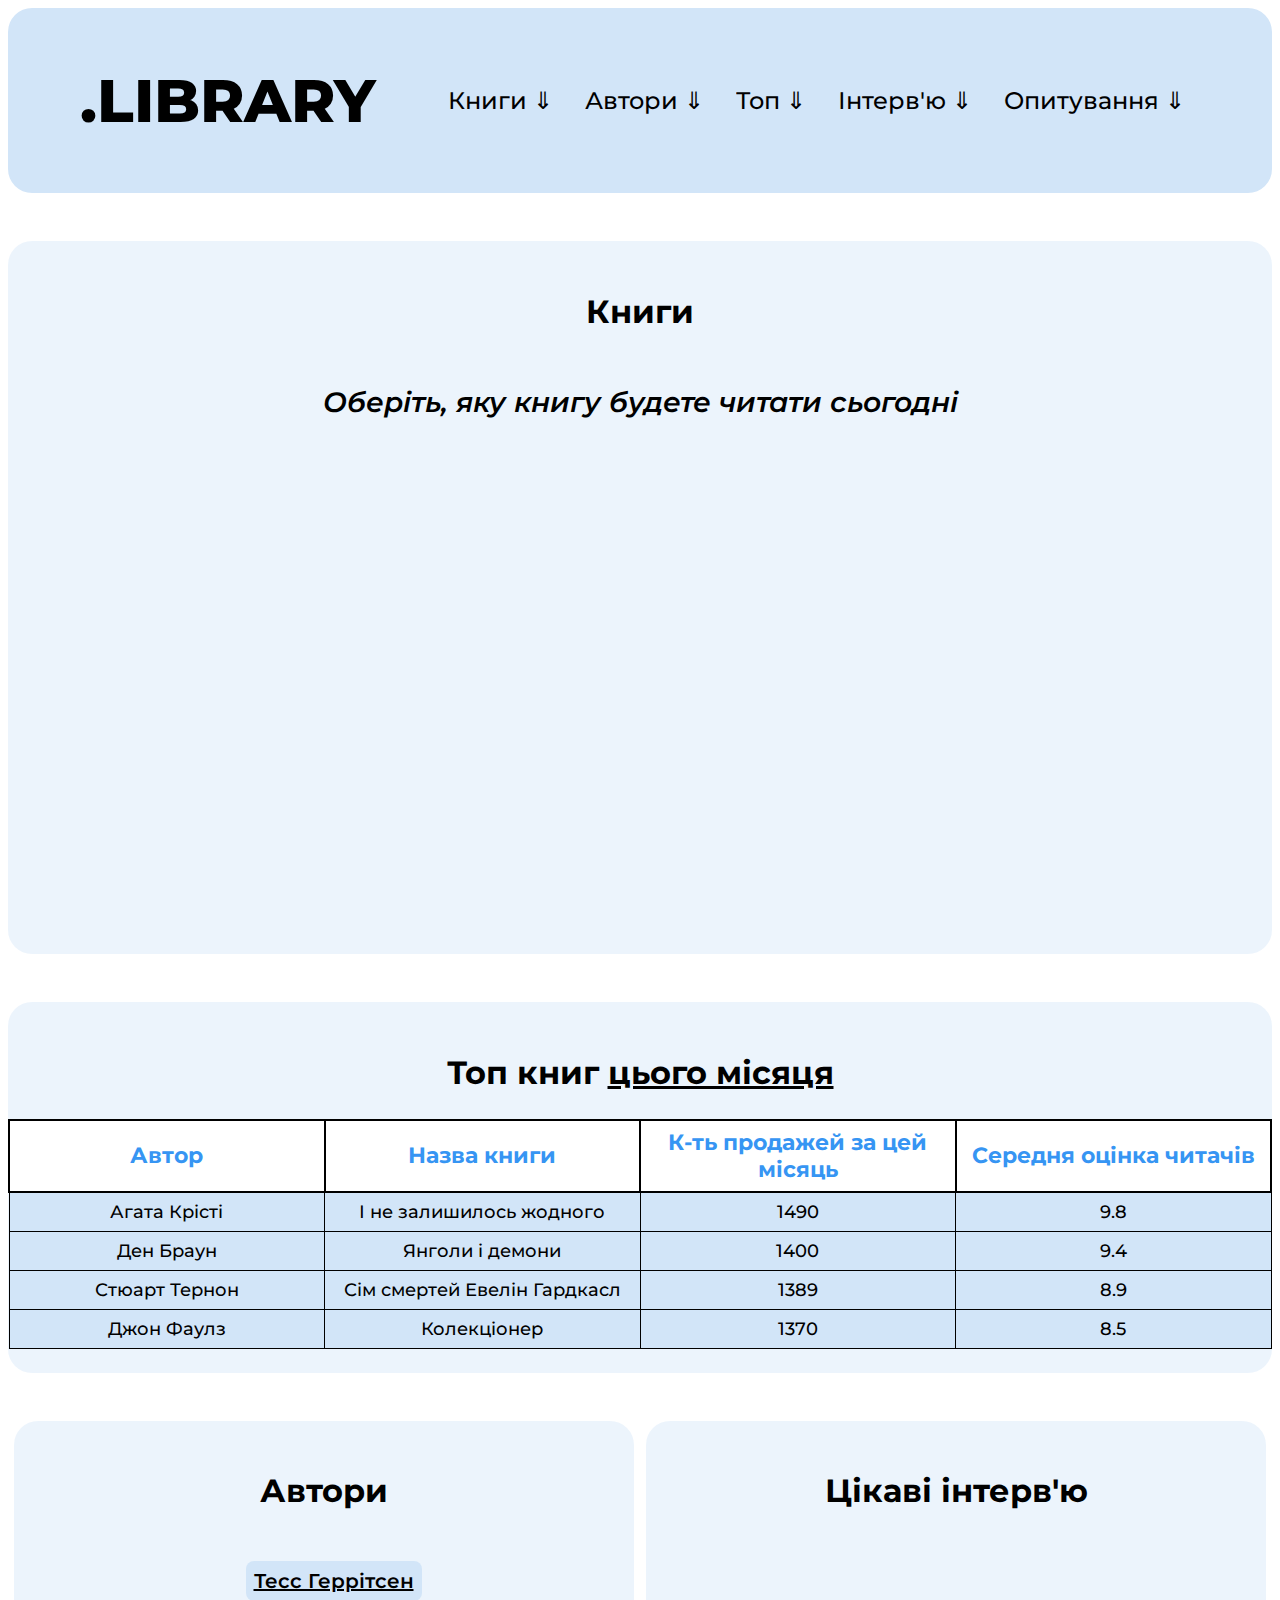
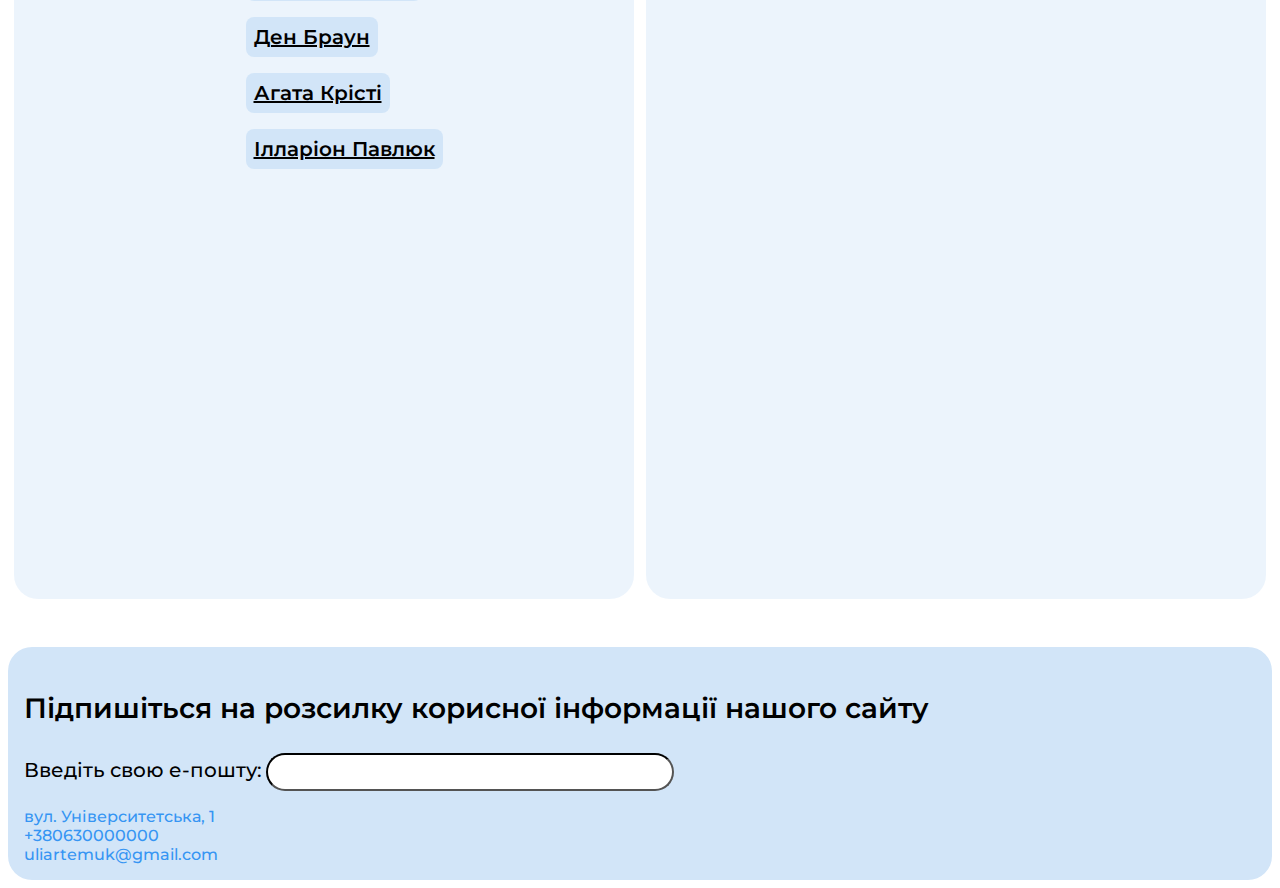
<file: block1/WEB_project_library/index.html>
<!DOCTYPE html>
<html lang="en">
<head>
    <meta charset="UTF-8">
    <meta http-equiv="X-UA-Compatible" content="IE=edge">
    <meta name="viewport" content="width=device-width, initial-scale=1.0">
    <link rel="stylesheet" href="style.css">
    <link rel="preconnect" href="https://fonts.googleapis.com">
    <link rel="preconnect" href="https://fonts.gstatic.com" crossorigin>
    <link href="https://fonts.googleapis.com/css2?family=Montserrat:ital,wght@0,100..900;1,100..900&family=Roboto:ital,wght@1,100&display=swap" rel="stylesheet">
    <title>Library</title>
</head>
<body>
    <header class="header">
        <h1>.LIBRARY</h1> 
            <input id="menu-toggle" type="checkbox" />
            <label class='menu-button-container' for="menu-toggle">
            <div class='menu-button'></div>
             </label>
        <div class="head-menu"> 
            <a href="index.html#books" id="link">Книги &dArr;</a>
            <a href="index.html#authors" id="link">Автори &dArr;</a>
            <a href="index.html#top" id="link">Топ &dArr;</a> 
            <a href="index.html#interview" id="link">Інтерв'ю &dArr;</a>
            <a href="form.html" id="link">Опитування &dArr;</a>  
        </div>
    </header>

    <div class="book-list">
       <h2 id="books">Книги</h2>
       <h3><i>Оберіть, яку книгу будете читати сьогодні</i></h3>
       <ul class="books">
        <li class="book">
            <h4>Стюарт Тернон</h4>
            <p>"Сім смертей Евелін Гардкасл"</p>
            <img src="img/7deaths.jpg" alt="the seven deaths of evelyn hardcastle" width="180" height="300">
        </li>
        <li class="book">
            <h4>Агата Крісті</h4>
            <p>"І не залишилось жодного" </p>
            <img src="img/andthenthere.jpg" alt="and then there where none" width="180" height="300">
        </li>
        <li class="book">
            <h4>Ден Браун</h4>
            <p>"Янголи і демони" </p>
            <img src="img/anganddem.jpeg" alt="angels and demons" width="270" height="300">
        </li>
        <li class="book">
            <h4>Джон Фаулз</h4>
            <p>"Колекціонер" </p>
            <img src="img/collector.jpeg" alt="the collector" width="180" height="300">
        </li>
        <li class="book">
            <h4>Тесс Геррітсен</h4>
            <p>"Хірург" </p>
            <img src="img/surgeon.jpg" alt="the surgeon" width="180" height="300">
        </li>
        <li class="book">
            <h4>Ендрю Нейдерман</h4>
            <p>"Адвокат диявола" </p>
            <img src="img/demonslawyer.jpg" alt="demonslawyer" width="180" height="300">
        </li>
        <li class="book">
            <h4>Андрій Сем'янків</h4>
            <p>"Танці з кістками" </p>
            <img src="img/763abd03_18b1_11ed_8173_0050568ef5e6_e1dc4ce1_c6f1_11ed_8182_00505684ea69.jpg" alt="dance with bones" width="180" height="300">
        </li>
       </ul>
       
    </div>

    <div class="table">
        <h2 id="top">Топ книг <ins>цього місяця</ins></h2>
        <table>
            <tr>
                <th >Автор</th>
                <th>Назва книги</th>
                <th>К-ть продажей за цей місяць</th>
                <th>Середня оцінка читачів</th>
            </tr>
            <tr>
                <td>Агата Крісті</td>
                <td>І не залишилось жодного</td>
                <td>1490</td>
                <td>9.8</td>
            </tr>
            <tr>
                <td>Ден Браун</td>
                <td>Янголи і демони</td>
                <td>1400</td>
                <td>9.4</td>
            </tr>
            <tr>
                <td>Стюарт Тернон</td>
                <td>Сім смертей Евелін Гардкасл</td>
                <td>1389</td>
                <td>8.9</td>
            </tr>
            <tr>
                <td>Джон Фаулз</td>
                <td>Колекціонер</td>
                <td>1370</td>
                <td>8.5</td>
            </tr>
        </table>
    </div>
    <div class="cont">
        <div class="authors">
                <h2 id="authors">Автори</h2>
                <ol class="authors-list">
                    <li><a href="authors.html#tess" class="author">Тесс Геррітсен</a></li>
                    <li><a href="authors.html#den" class="author">Ден Браун</a></li>
                    <li><a href="authors.html#agata" class="author">Агата Крісті</a></li>
                    <li><a href="authors.html#ill" class="author">Ілларіон Павлюк</a></li>
                </ol>
            </div>

        <div class="video">
            <h2 id="interview">Цікаві інтерв'ю</h2>
            <div style="text-align: center;">
                <iframe width="560" height="315" src="https://www.youtube.com/embed/mNaMsu8zLa8?si=T4ijlE70PvqmW_x6" frameborder="0" allowfullscreen></iframe>
                <iframe width="560" height="315" src="https://www.youtube.com/embed/4uOiqkOXKFo" frameborder="0" allowfullscreen></iframe>
            </div>  
        </div>
    </div>          
    <footer class="footer">
        <h3>Підпишіться на розсилку корисної інформації нашого сайту</h3>
        <form name="email" class="form1">
            <label for="email" class="label-email">Введіть свою е-пошту:</label>
            <input type="text" name="email" size="20" maxlength="50" value="" class="email-form">
        </form>

        <address style="font-family: Montserrat; font-weight: 500;font-style: normal; color: rgb(54, 149, 243);">вул. Університетська, 1</address>
        <a href="tel:+380630000000" style="font-family: Montserrat; font-weight: 500; color:rgb(54, 149, 243);">+380630000000</a> <br>
        <a href="mailto:uliartemuk@gmail.com" style="font-family: Montserrat; font-weight: 500; color:rgb(54, 149, 243);">uliartemuk@gmail.com</a>
    </footer>
</body>
</html>
</file>
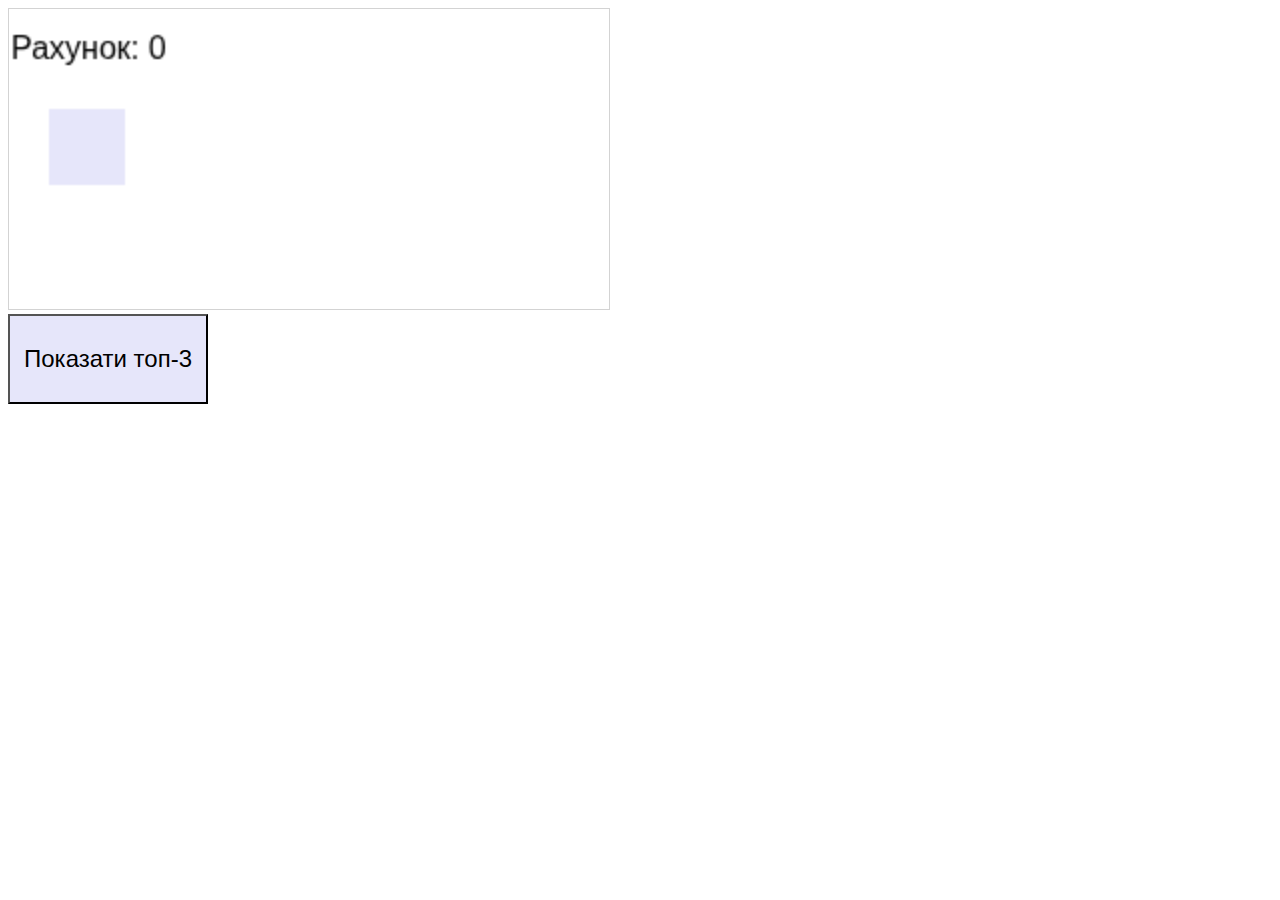
<file: block2/WEB_project_game/index.html>
<!DOCTYPE html>
<html>
<head>
<meta name="viewport" content="width=device-width, initial-scale=1.0"/>
<style>
canvas {
    border:1px solid #d3d3d3;
    background-color: #f1f1f1;
    width: 600px;
}
button {
    width: 200px;
    height: 90px;
    cursor: pointer;
    background-color: lavender;
    font-size: 24px;
}
</style>
</head>
<body onload="startGame()">
<canvas id="canvas"></canvas> <br>
<button onclick="showTopScores()">Показати топ-3</button>

<script>
var canvas = document.getElementById('canvas');
var context = canvas.getContext('2d');

function makeSquare(x, y, length, speed) {
  return {
    x: x,
    y: y,
    l: length,
    s: speed,
    draw: function() {
      context.fillRect(this.x, this.y, this.l, this.l);
    }
  };
}

var ship = makeSquare(20, canvas.height / 2 - 25, 38, 5);

var up = false;
var down = false;
var space = false;
var shooting = false;

var bullet = makeSquare(0, 0, 7, 10);

var enemies = [];

var enemyBaseSpeed = 2;
function makeEnemy() {
  var enemyX = canvas.width;
  var enemySize = Math.round((Math.random() * 15)) + 15;
  var enemyY = Math.round(Math.random() * (canvas.height - enemySize * 2)) + enemySize;
  var enemySpeed = Math.round(Math.random() * enemyBaseSpeed) + enemyBaseSpeed;
  enemies.push(makeSquare(enemyX, enemyY, enemySize, enemySpeed));
}

function isWithin(a, b, c) {
  return (a > b && a < c);
}

function isColliding(a, b) {
  var result = false;
  if (isWithin(a.x, b.x, b.x + b.l) || isWithin(a.x + a.l, b.x, b.x + b.l)) {
    if (isWithin(a.y, b.y, b.y + b.l) || isWithin(a.y + a.l, b.y, b.y + b.l)) {
      result = true;
    }
  }
  return result;
}
// Track the user's score
var score = 0;
// The delay between enemies 
var timeBetweenEnemies = 5 * 1000;
var timeoutId = null;

if (!localStorage.getItem('topScores')) {
  localStorage.setItem('topScores', JSON.stringify([]));
}

function startGame() {

  timeoutId = setInterval(makeEnemy, timeBetweenEnemies);
  
  setTimeout(makeEnemy, 1000);
  
  draw();
 
  canvas.removeEventListener('click', startGame);
}

function endGame() {
	
  clearInterval(timeoutId);
  
  erase();
  context.fillStyle = 'black';
  context.font = '16px Arial';
  context.textAlign = 'center';
  context.fillText('Game Over. Фінальний рахунок: ' + score, canvas.width / 2, canvas.height / 2);

  var topScores = JSON.parse(localStorage.getItem('topScores'));
  topScores.push(score);
  topScores.sort((a, b) => b - a); 
  topScores = topScores.slice(0, 3); 
  localStorage.setItem('topScores', JSON.stringify(topScores)); 
}

document.addEventListener('keydown', function(event) {
  event.preventDefault();
  if (event.keyCode === 38) { // UP
    up = true;
  }
  if (event.keyCode === 40) { // DOWN
    down = true;
  }
  if (event.keyCode === 32) { // SPACE
    shoot();
  }
});

document.addEventListener('keyup', function(event) {
  event.preventDefault();
  if (event.keyCode === 38) { // UP 
    up = false;
  }
  if (event.keyCode === 40) { // DOWN
    down = false;
  }
});

function erase() {
  context.fillStyle = '#FFFFFF';
  context.fillRect(0, 0, 600, 400);
}

function shoot() {
  if (!shooting) {
    shooting = true;
    bullet.x = ship.x + ship.l;
    bullet.y = ship.y + ship.l / 2;
  }
}
// The main draw loop
function draw() {
  erase();
  var gameOver = false;
  // Move and draw the enemies
  enemies.forEach(function(enemy) {
    enemy.x -= enemy.s;
    if (enemy.x < 0) {
      gameOver = true;
    }
    context.fillStyle = 'red';
    enemy.draw();
  });
  // Collide the ship with enemies
  enemies.forEach(function(enemy, i) {
    if (isColliding(enemy, ship)) {
      gameOver = true;
    }
  });
  // Move the ship
  if (down) {
    ship.y += ship.s;
  }
  if (up) {
    ship.y -= ship.s;
  }
  if (ship.y < 0) {
    ship.y = 0;
  }
  if (ship.y > canvas.height - ship.l) {
    ship.y = canvas.height - ship.l;
  }
  // Draw the ship
  context.fillStyle = 'lavender';
  ship.draw();
  // Move and draw the bullet
  if (shooting) {
    // Move the bullet
    bullet.x += bullet.s;
    // Collide the bullet with enemies
    enemies.forEach(function(enemy, i) {
      if (isColliding(bullet, enemy)) {
        enemies.splice(i, 1);
        score++;
        shooting = false;
    
        if (score % 10 === 0 && timeBetweenEnemies > 1000) {
          clearInterval(timeoutId);
          timeBetweenEnemies -= 1000;
          timeoutId = setInterval(makeEnemy, timeBetweenEnemies);
        } else if (score % 5 === 0) {
          enemyBaseSpeed += 1;
        }
      }
    });
    // Collide with the wall
    if (bullet.x > canvas.width) {
      shooting = false;
    }

    context.fillStyle = 'black';
    bullet.draw();
  }
  // Draw the score
  context.fillStyle = '#000000';
  context.font = '16px Arial';
  context.textAlign = 'left';
  context.fillText('Рахунок: ' + score, 1, 25)
  
  if (gameOver) {
    endGame();
  } else {
    window.requestAnimationFrame(draw);
  }
}
function showTopScores() {
  var topScores = JSON.parse(localStorage.getItem('topScores'));
  alert("Топ-3 рахунки:\n1. " + topScores[0] + "\n2. " + topScores[1] + "\n3. " + topScores[2]);
}

canvas.focus();
</script>
</body>
</html>
</file>
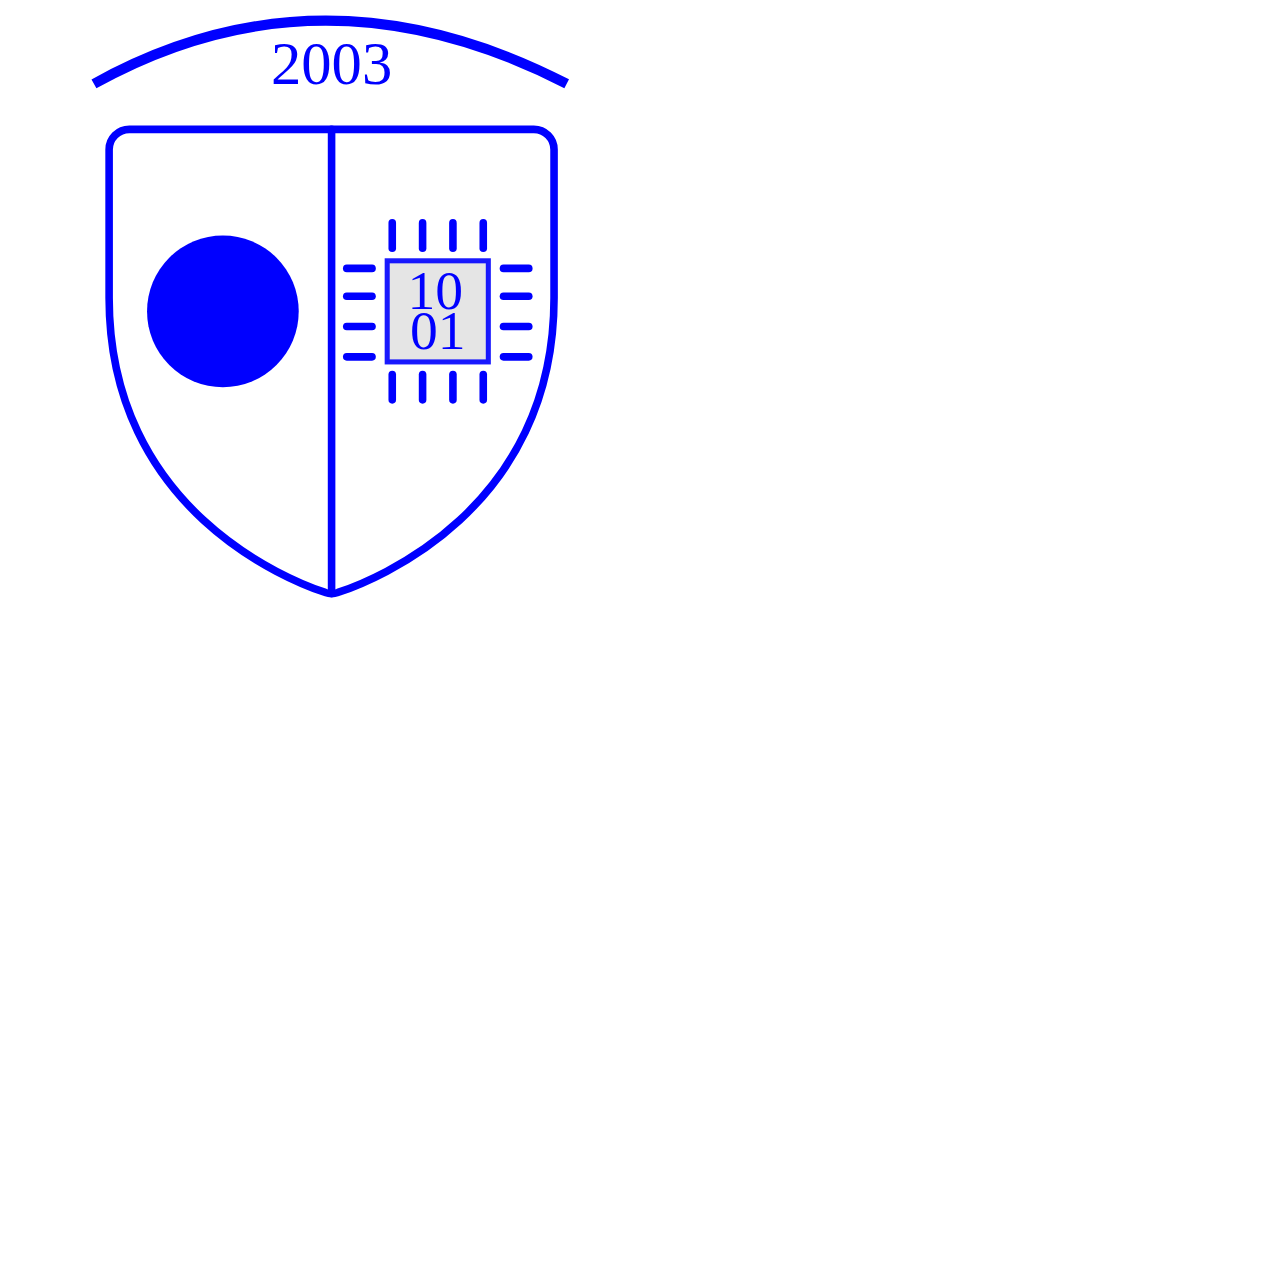
<file: block2/WEB_project_logo/index.html>
<!DOCTYPE html>
<html lang="en">
<head>
    <meta charset="UTF-8">
    <meta http-equiv="X-UA-Compatible" content="IE=edge">
    <meta name="viewport" content="width=device-width, initial-scale=1.0">
    <title>Faculty logo</title>
</head>
<body>
    <div>
        <svg xmlns="http://www.w3.org/2000/svg" viewBox="0 0 500 500">
            <text x="128" y="30" text-anchor="middle" font-size="24" fill="#0000ff">2003</text>
            <rect width="256" height="256" fill="none"/>
            <path d="M40,114.7V56a8,8,0,0,1,8-8H208a8,8,0,0,1,8,8v58.7c0,84-71.3,111.8-85.5,116.5a7.2,7.2,0,0,1-5,0C111.3,226.5,40,198.7,40,114.7Z" 
            fill="none" stroke="#0000ff" stroke-linecap="round" stroke-linejoin="round" stroke-width="3"/>

            <line x1="128" y1="48" x2="128" y2="231.6" fill="none" stroke="#0000ff" stroke-linecap="round" stroke-linejoin="round" stroke-width="3"/>

            <rect width="40" height="40" x="150" y="100" style="stroke:#0000ff;stroke-width:2;fill-opacity:0.1;stroke-opacity:0.9"/>

            <line x1="152" y1="85" x2="152" y2="95" fill="none" stroke="#0000ff" stroke-linecap="round"  stroke-width="3"/>
            <line x1="164" y1="85" x2="164" y2="95" fill="none" stroke="#0000ff" stroke-linecap="round"  stroke-width="3"/>
            <line x1="176" y1="85" x2="176" y2="95" fill="none" stroke="#0000ff" stroke-linecap="round" stroke-width="3"/>
            <line x1="188" y1="85" x2="188" y2="95" fill="none" stroke="#0000ff" stroke-linecap="round"  stroke-width="3"/>

            <line x1="152" y1="145" x2="152" y2="155" fill="none" stroke="#0000ff" stroke-linecap="round"  stroke-width="3"/>
            <line x1="164" y1="145" x2="164" y2="155" fill="none" stroke="#0000ff" stroke-linecap="round"  stroke-width="3"/>
            <line x1="176" y1="145" x2="176" y2="155" fill="none" stroke="#0000ff" stroke-linecap="round" stroke-width="3"/>
            <line x1="188" y1="145" x2="188" y2="155" fill="none" stroke="#0000ff" stroke-linecap="round"  stroke-width="3"/>

            <line x1="134" y1="103" x2="144" y2="103" fill="none" stroke="#0000ff" stroke-linecap="round"  stroke-width="3"/>
            <line x1="134" y1="114" x2="144" y2="114" fill="none" stroke="#0000ff" stroke-linecap="round" stroke-width="3"/>
            <line x1="134" y1="126" x2="144" y2="126" fill="none" stroke="#0000ff" stroke-linecap="round" stroke-width="3"/>
            <line x1="134" y1="138" x2="144" y2="138" fill="none" stroke="#0000ff" stroke-linecap="round" stroke-width="3"/>

            <line x1="196" y1="103" x2="206" y2="103" fill="none" stroke="#0000ff" stroke-linecap="round"  stroke-width="3"/>
            <line x1="196" y1="114" x2="206" y2="114" fill="none" stroke="#0000ff" stroke-linecap="round" stroke-width="3"/>
            <line x1="196" y1="126" x2="206" y2="126" fill="none" stroke="#0000ff" stroke-linecap="round" stroke-width="3"/>
            <line x1="196" y1="138" x2="206" y2="138" fill="none" stroke="#0000ff" stroke-linecap="round" stroke-width="3"/>

            <text x="158" y="119" font-size="22" fill="#0000ff">10</text>
            <text x="159" y="135" font-size="22" fill="#0000ff">01</text>

            <circle r="30" cx="85" cy="120" fill="#0000ff" />

            <path id="lineAC" d="M 34 30 q 90 -50 187 0" stroke="blue" stroke-width="4" fill="none"/>

          </svg>
          
          
    </div>  
</body>
</html>
</file>
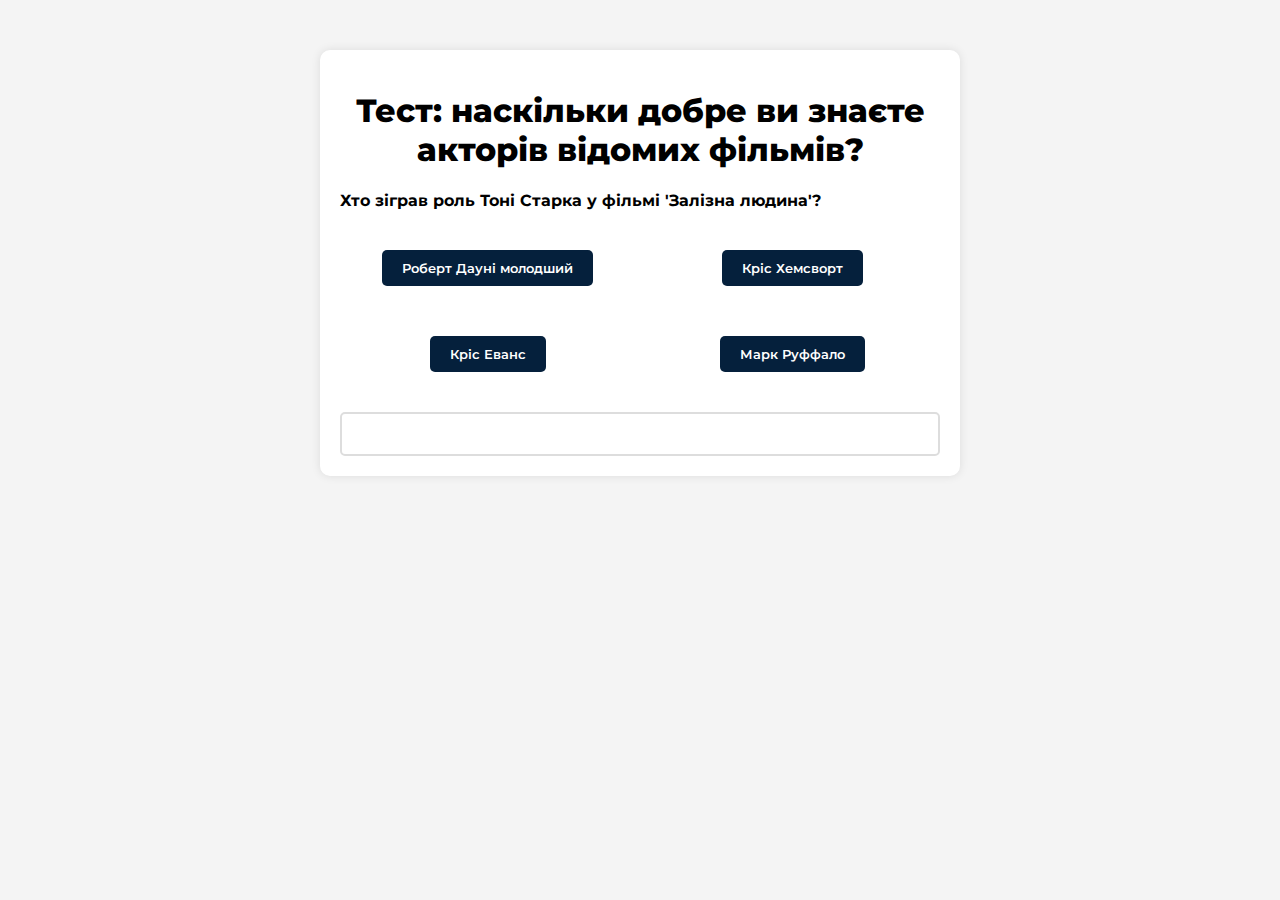
<file: block2/WEB_project_test/index.html>
<!DOCTYPE html>
<html lang="en">
<head>
    <meta charset="UTF-8">
    <meta name="viewport" content="width=device-width, initial-scale=1.0">
    <title>Тест</title>
    <link rel="stylesheet" href="styles.css">
    <link rel="preconnect" href="https://fonts.googleapis.com">
    <link rel="preconnect" href="https://fonts.gstatic.com" crossorigin>
    <link href="https://fonts.googleapis.com/css2?family=Montserrat:ital,wght@0,100..900;1,100..900&display=swap" rel="stylesheet">
</head>
<body>
    <div id="quiz-container">
        <h1>Тест: наскільки добре ви знаєте акторів відомих фільмів?</h1>
        <div id="question"></div>
        <div id="answers"></div>
        <button id="restart-btn" style="display: none;">Пройти тест ще раз</button>
        <div id="result" class="result-container"></div>
    </div>
    <script src="script.js"></script>
</body>
</html>
</file>
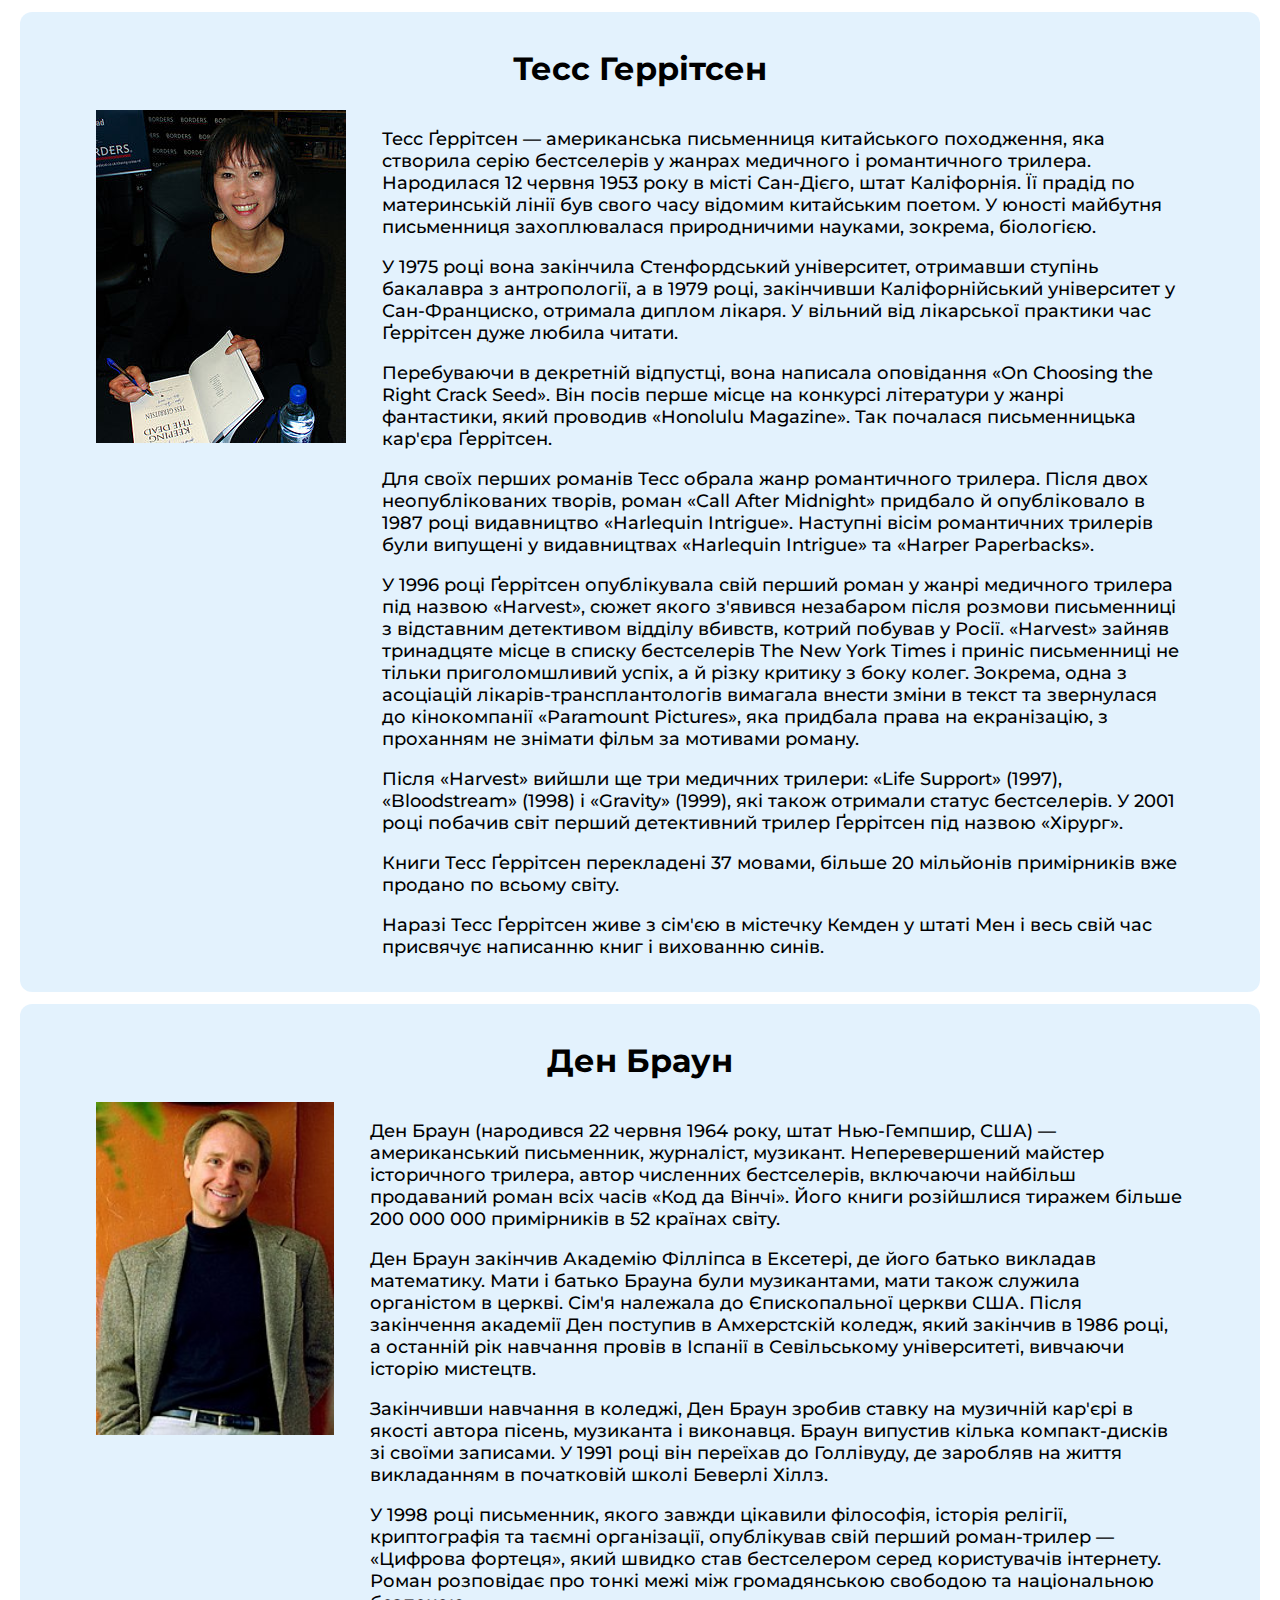
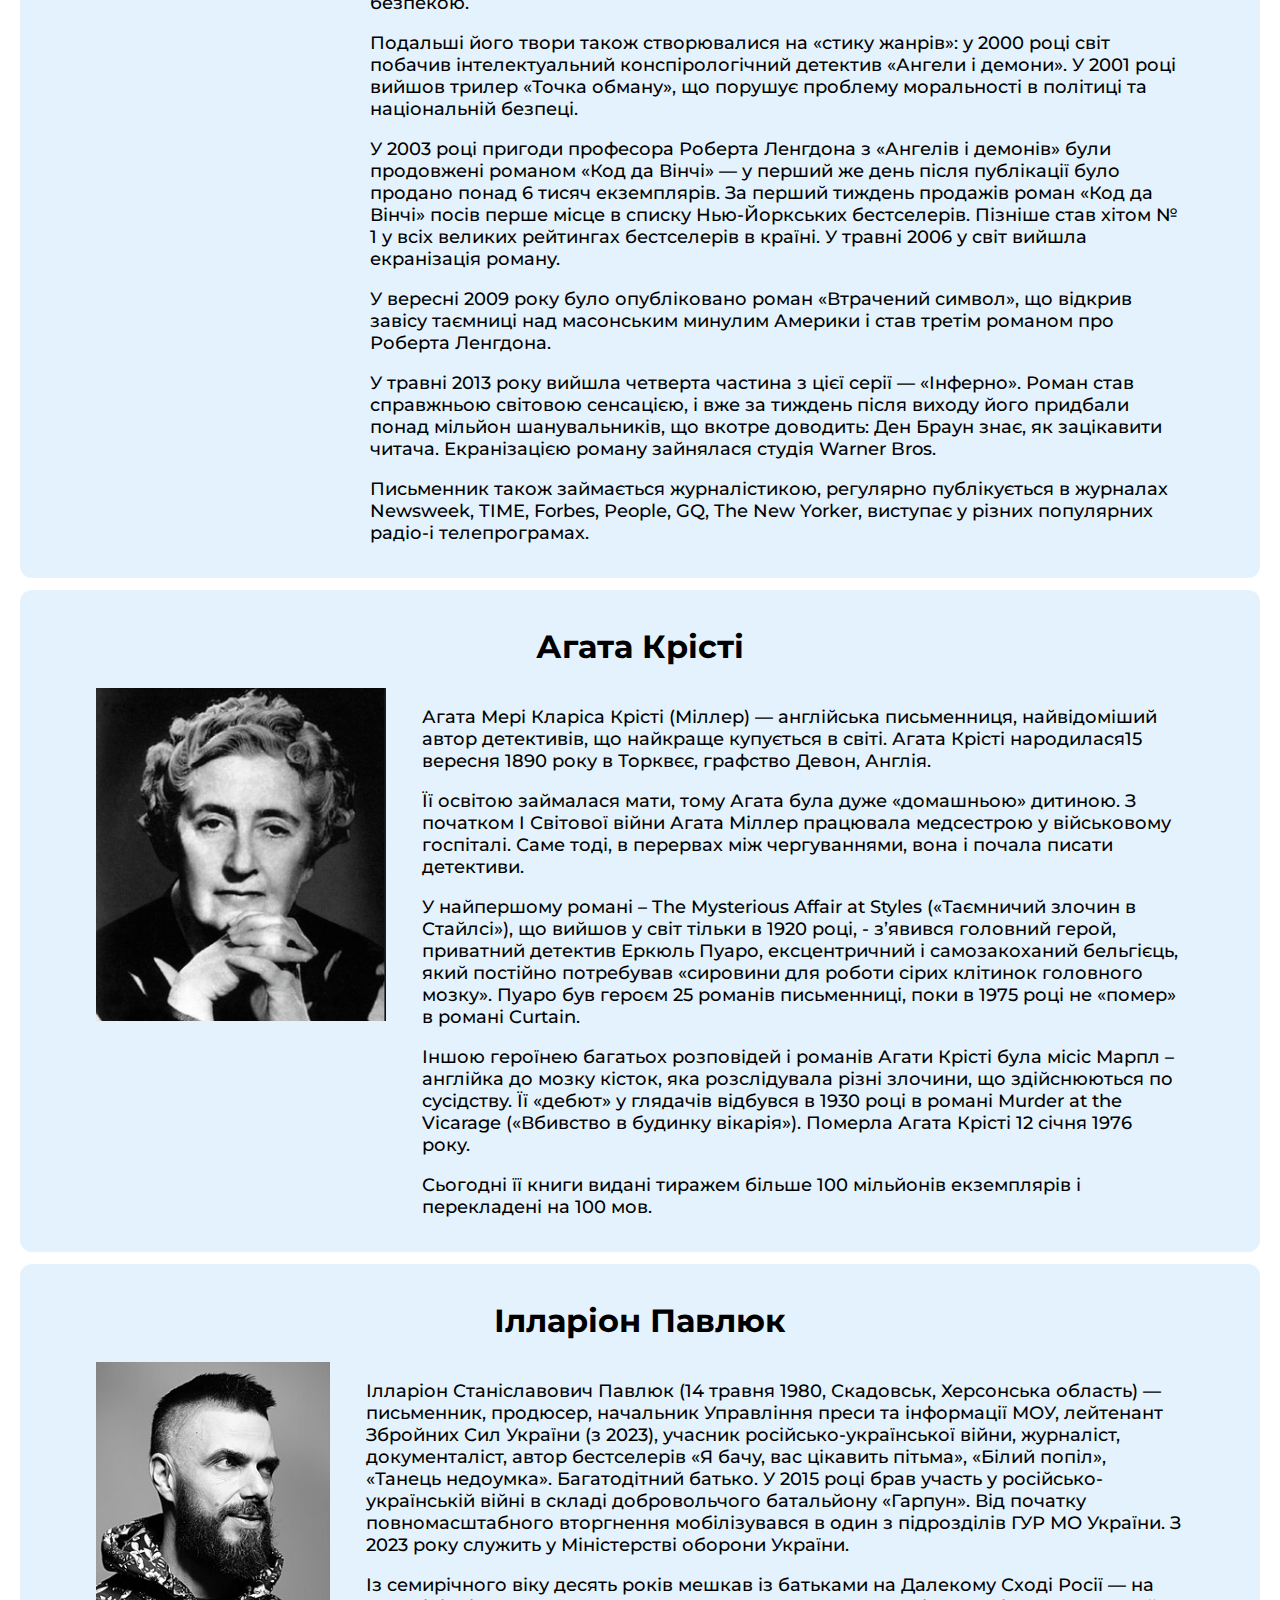
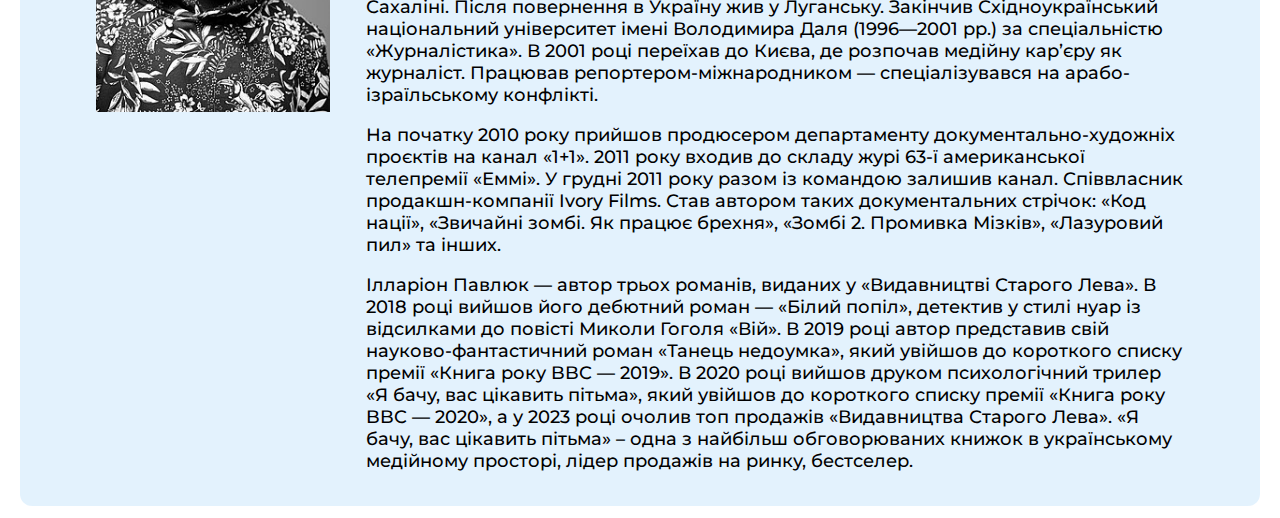
<file: block1/WEB_project_library/authors.html>
<!DOCTYPE html>
<html lang="en">
<head>
    <meta charset="UTF-8">
    <meta http-equiv="X-UA-Compatible" content="IE=edge">
    <meta name="viewport" content="width=device-width, initial-scale=1.0">
    <title>Автори</title>
    <style>
    h1 {
        font-family: Montserrat; 
        font-weight: 700; 
        font-size: 32px;
    }
    p {
        font-family: Montserrat; 
        font-weight: 500; 
        font-size: 18px;
        width: 1000px;
    }
    img {
        padding-right: 36px;
    }
    #tess, #den, #agata, #ill {
        background-color: rgba(148, 205, 249, 0.258);
        padding: 16px; 
        margin: 12px; 
        border-radius: 12px;
        display: flex; 
        flex-direction: column; 
        align-items: center;
    }
    .items {
        display: flex; 
        flex-direction: row; 
        max-width: 90%; 
        margin: 0 auto; 
    }
    .items p {
        width: 100%; 
    }
    @media screen and (max-width: 840px) {
        img {
            width: 200px;
            height: 266px;
        }        
    }
    @media screen and (max-width: 670px) {
        img {
            width: 150px;
            height: 200px;
        }       
        p {
            font-size: 14px;
        } 
        .items {
            display: flex; 
            flex-direction: column; 
            align-items: center;
        }
    }
    </style>
    <link rel="preconnect" href="https://fonts.googleapis.com">
    <link rel="preconnect" href="https://fonts.gstatic.com" crossorigin>
    <link href="https://fonts.googleapis.com/css2?family=Montserrat:ital,wght@0,100..900;1,100..900&family=Roboto:ital,wght@1,100&display=swap" rel="stylesheet">
</head>
<body>
    <div id="tess" >
        <h1>Тесс Геррітсен</h1>
        <div class="items">
            <img src="img/Tess_Gerritsen.jpg" alt="Tess_Gerritsen" width="250px" height="333px">
            <article>
                <p>Тесс Ґеррітсен — американська письменниця китайського походження, яка створила серію бестселерів у жанрах медичного і романтичного трилера. Народилася 12 червня 1953 року в місті Сан-Дієго, штат Каліфорнія. Її прадід по материнській лінії був свого часу відомим китайським поетом. У юності майбутня письменниця захоплювалася природничими науками, зокрема, біологією.</p>
                <p> У 1975 році вона закінчила Стенфордський університет, отримавши ступінь бакалавра з антропології, а в 1979 році, закінчивши Каліфорнійський університет у Сан-Франциско, отримала диплом лікаря. У вільний від лікарської практики час Ґеррітсен дуже любила читати. </p>
                <p> Перебуваючи в декретній відпустці, вона написала оповідання «On Choosing the Right Crack Seed». Він посів перше місце на конкурсі літератури у жанрі фантастики, який проводив «Honolulu Magazine». Так почалася письменницька кар'єра Ґеррітсен. </p>
                <p>  Для своїх перших романів Тесс обрала жанр романтичного трилера. Після двох неопублікованих творів, роман «Call After Midnight» придбало й опубліковало в 1987 році видавництво «Harlequin Intrigue». Наступні вісім романтичних трилерів були випущені у видавництвах «Harlequin Intrigue» та «Harper Paperbacks». </p>
                <p>  У 1996 році Ґеррітсен опублікувала свій перший роман у жанрі медичного трилера під назвою «Harvest», сюжет якого з'явився незабаром після розмови письменниці з відставним детективом відділу вбивств, котрий побував у Росії. «Harvest» зайняв тринадцяте місце в списку бестселерів The New York Times і приніс письменниці не тільки приголомшливий успіх, а й різку критику з боку колег. Зокрема, одна з асоціацій лікарів-трансплантологів вимагала внести зміни в текст та звернулася до кінокомпанії «Paramount Pictures», яка придбала права на екранізацію, з проханням не знімати фільм за мотивами роману. </p>
                <p>  Після «Harvest» вийшли ще три медичних трилери: «Life Support» (1997), «Bloodstream» (1998) і «Gravity» (1999), які також отримали статус бестселерів. У 2001 році побачив світ перший детективний трилер Ґеррітсен під назвою «Хірург». </p>
                <p> Книги Тесс Ґеррітсен перекладені 37 мовами, більше 20 мільйонів примірників вже продано по всьому світу. </p>
                <p> Наразі Тесс Ґеррітсен живе з сім'єю в містечку Кемден у штаті Мен і весь свій час присвячує написанню книг і вихованню синів.</p>
            </article>
        </div>
    </div>
    
    <div id="den">
        <h1>Ден Браун</h1>
        <div class="items">
            <img src="img/Dan_Brown.jpg" alt="Dan_Brown" width="250px" height="333px">
            <article>
                <p>Ден Браун (народився 22 червня 1964 року, штат Нью-Гемпшир, США) — американський письменник, журналіст, музикант. Неперевершений майстер історичного трилера, автор численних бестселерів, включаючи найбільш продаваний роман всіх часів «Код да Вінчі». Його книги розійшлися тиражем більше 200 000 000 примірників в 52 країнах світу.</p>
                <p>Ден Браун закінчив Академію Філліпса в Ексетері, де його батько викладав математику. Мати і батько Брауна були музикантами, мати також служила органістом в церкві. Сім'я належала до Єпископальної церкви США. Після закінчення академії Ден поступив в Амхерстскій коледж, який закінчив в 1986 році, а останній рік навчання провів в Іспанії в Севільському університеті, вивчаючи історію мистецтв.</p>
                <p>Закінчивши навчання в коледжі, Ден Браун зробив ставку на музичній кар'єрі в якості автора пісень, музиканта і виконавця. Браун випустив кілька компакт-дисків зі своїми записами. У 1991 році він переїхав до Голлівуду, де заробляв на життя викладанням в початковій школі Беверлі Хіллз.</p>
                <p>У 1998 році письменник, якого завжди цікавили філософія, історія релігії, криптографія та таємні організації, опублікував свій перший роман-трилер — «Цифрова фортеця», який швидко став бестселером серед користувачів інтернету. Роман розповідає про тонкі межі між громадянською свободою та національною безпекою.</p>
                <p>Подальші його твори також створювалися на «стику жанрів»: у 2000 році світ побачив інтелектуальний конспірологічний детектив «Ангели і демони». У 2001 році вийшов трилер «Точка обману», що порушує проблему моральності в політиці та національній безпеці.</p>
                <p>У 2003 році пригоди професора Роберта Ленгдона з «Ангелів і демонів» були продовжені романом «Код да Вінчі» — у перший же день після публікації було продано понад 6 тисяч екземплярів. За перший тиждень продажів роман «Код да Вінчі» посів перше місце в списку Нью-Йоркських бестселерів. Пізніше став хітом № 1 у всіх великих рейтингах бестселерів в країні. У травні 2006 у світ вийшла екранізація роману.</p>
                <p>У вересні 2009 року було опубліковано роман «Втрачений символ», що відкрив завісу таємниці над масонським минулим Америки і став третім романом про Роберта Ленгдона.</p>
                <p>У травні 2013 року вийшла четверта частина з цієї серії — «Інферно». Роман став справжньою світовою сенсацією, і вже за тиждень після виходу його придбали понад мільйон шанувальників, що вкотре доводить: Ден Браун знає, як зацікавити читача. Екранізацією роману зайнялася студія Warner Bros.</p>
                <p>Письменник також займається журналістикою, регулярно публікується в журналах Newsweek, TIME, Forbes, People, GQ, The New Yorker, виступає у різних популярних радіо-і телепрограмах.</p>
            </article>
        </div>
    </div>

    <div id="agata">
        <h1>Агата Крісті</h1>
        <div class="items">
            <img src="img/Agatha_Christie.png" alt="Agatha_Christie" width="290px" height="333px">
            <article>
                <p>Агата Мері Кларіса Крісті (Міллер) — англійська письменниця, найвідоміший автор детективів, що найкраще купується в світі. Агата Крісті народилася15 вересня 1890 року в Торквєє, графство Девон, Англія.</p>
                <p>Її освітою займалася мати, тому Агата була дуже «домашньою» дитиною. З початком I Світової війни Агата Міллер працювала медсестрою у військовому госпіталі. Саме тоді, в перервах між чергуваннями, вона і почала писати детективи.</p>
                <p>У найпершому романі – The Mysterious Affair at Styles («Таємничий злочин в Стайлсі»), що вийшов у світ тільки в 1920 році, - з’явився головний герой, приватний детектив Еркюль Пуаро, ексцентричний і самозакоханий бельгієць, який постійно потребував «сировини для роботи сірих клітинок головного мозку». Пуаро був героєм 25 романів письменниці, поки в 1975 році не «помер» в романі Curtain.</p>
                <p>Іншою героїнею багатьох розповідей і романів Агати Крісті була місіс Марпл – англійка до мозку кісток, яка розслідувала різні злочини, що здійснюються по сусідству. Її «дебют» у глядачів відбувся в 1930 році в романі Murder at the Vicarage («Вбивство в будинку вікарія»).  Померла Агата Крісті 12 січня 1976 року.</p>
                <p>Сьогодні її книги видані тиражем більше 100 мільйонів екземплярів і перекладені на 100 мов.</p>
            </article>
        </div>
    </div>

    <div id="ill">
        <h1>Ілларіон Павлюк</h1>
        <div class="items">
            <img src="img/Ілларіон_Павлюк.jpg" alt="Ілларіон_Павлюк" width="250px" height="350px">
            <article>
                <p>Ілларіон Станіславович Павлюк (14 травня 1980, Скадовськ, Херсонська область) — письменник, продюсер, начальник Управління преси та інформації МОУ, лейтенант Збройних Сил України (з 2023), учасник російсько-української війни, журналіст, документаліст, автор бестселерів «Я бачу, вас цікавить пітьма», «Білий попіл», «Танець недоумка». Багатодітний батько. У 2015 році брав участь у російсько-українській війні в складі добровольчого батальйону «Гарпун». Від початку повномасштабного вторгнення мобілізувався в один з підрозділів ГУР МО України. З 2023 року служить у Міністерстві оборони України.</p>
                <p>Із семирічного віку десять років мешкав із батьками на Далекому Сході Росії — на Сахаліні. Після повернення в Україну жив у Луганську. Закінчив Східноукраїнський національний університет імені Володимира Даля (1996—2001 рр.) за спеціальністю «Журналістика». В 2001 році переїхав до Києва, де розпочав медійну кар’єру як журналіст. Працював репортером-міжнародником — спеціалізувався на арабо-ізраїльському конфлікті.</p>
                <p>На початку 2010 року прийшов продюсером департаменту документально-художніх проєктів на канал «1+1». 2011 року входив до складу журі 63-ї американської телепремії «Еммі». У грудні 2011 року разом із командою залишив канал. Співвласник продакшн-компанії Ivory Films. Став автором таких документальних стрічок: «Код нації», «Звичайні зомбі. Як працює брехня», «Зомбі 2. Промивка Мізків», «Лазуровий пил» та інших.</p>
                <p>Ілларіон Павлюк — автор трьох романів, виданих у «Видавництві Старого Лева». В 2018 році вийшов його дебютний роман — «Білий попіл», детектив у стилі нуар із відсилками до повісті Миколи Гоголя «Вій». В 2019 році автор представив свій науково-фантастичний роман «Танець недоумка», який увійшов до короткого списку премії «Книга року BBC — 2019». В 2020 році вийшов друком психологічний трилер «Я бачу, вас цікавить пітьма», який увійшов до короткого списку премії «Книга року BBC — 2020», а у 2023 році очолив топ продажів «Видавництва Старого Лева». «Я бачу, вас цікавить пітьма» – одна з найбільш обговорюваних книжок в українському медійному просторі, лідер продажів на ринку, бестселер.</p>
            </article>
        </div>
    </div>
</body>
</html>
</file>
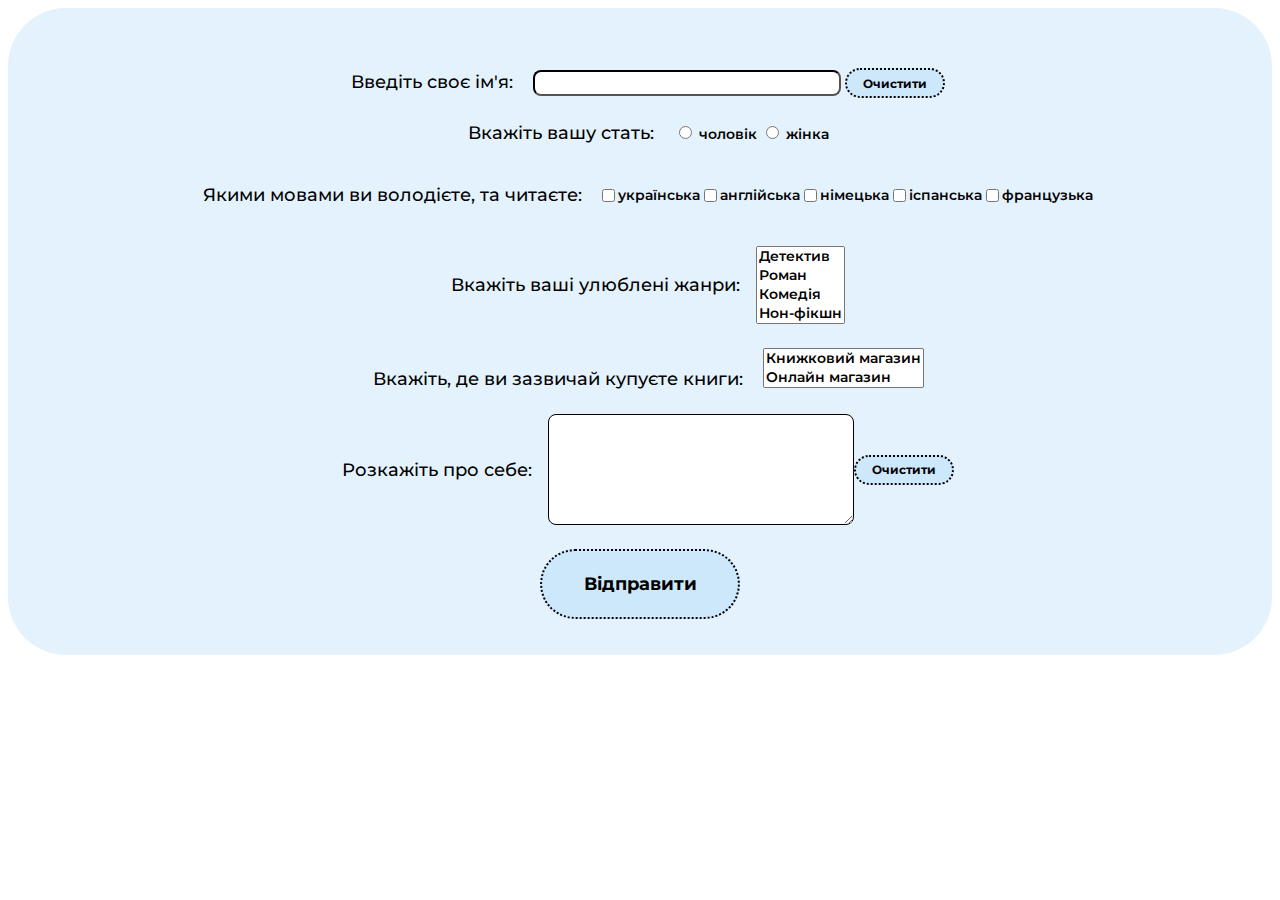
<file: block1/WEB_project_library/form.html>
<!DOCTYPE html>
<html lang="en">
<head>
    <meta charset="UTF-8">
    <meta http-equiv="X-UA-Compatible" content="IE=edge">
    <meta name="viewport" content="width=device-width, initial-scale=1.0">
    <title>Опитування</title>
    <style>
    .formu {
        display: flex; 
        flex-direction: column; 
        align-items: center;
        background-color:rgba(148, 205, 249, 0.258) ;
        border-radius: 58px;
        padding: 36px;
    }
    label {
        font-family: Montserrat; 
        font-weight: 500; 
        font-size: 18px;
        padding: 16px;
    }
    .button {
        font-family: Montserrat; 
        font-weight: 700; 
        font-size: 12px;
        background-color: rgba(148, 205, 249, 0.258);
        border-width: 2px;
        border-style: dotted;
        width: 100px;
        height: 30px;
        border-radius: 36px;
    }
    .button-submit {
        font-family: Montserrat; 
        font-weight: 700; 
        font-size: 18px;
        background-color: rgba(148, 205, 249, 0.258);
        border-width: 2px;
        border-style: dotted;
        width: 200px;
        height: 70px;
        border-radius: 36px;
    }
    .name {
        padding: 24px;
    }
    .input {
        border-color: black; 
        width: 300px; 
        height: 20px; 
        border-radius: 8px;
    }
    .big-input {
        border-color: black; 
        width: 300px; 
        height: auto; 
        border-radius: 8px;
        
    }
    .sex, .lang, .genr, .info, .place {
        padding-bottom: 24px;
    }
    .var {
        font-family: Montserrat; 
        font-weight: 600; 
        font-size: 14px;
    }
    .info, .genr, .lang {
        display: flex;
        align-items: center;
        justify-content: space-between;
    }
    @media screen and (max-width: 748px) {
        .input {
            width: 250px; 
            height: 18px; 
        }     
    }
    @media screen and (max-width: 718px) {
        .lang {
            display: flex;
            flex-wrap: wrap;
            flex-direction: column;
        }
        .var {
            white-space: nowrap;
        }
        .name, .info, .genr, .place, .sex {
            display: flex;
            flex-direction: column;
            align-items: center;
        }
        .input {
            width: 250px; 
            height: 20px; 
            box-sizing: border-box; 
        }
        .button {
            margin-top: 10px; 
        }
        .big-input {
            box-sizing: border-box; 
        }
       
    }
    </style>
    <link rel="preconnect" href="https://fonts.googleapis.com">
    <link rel="preconnect" href="https://fonts.gstatic.com" crossorigin>
    <link href="https://fonts.googleapis.com/css2?family=Montserrat:ital,wght@0,100..900;1,100..900&family=Roboto:ital,wght@1,100&display=swap" rel="stylesheet">
</head>
<body>
    <div class="formu">
        <form name="name" class="name">
            <label for="name">Введіть своє ім'я:</label>
            <input type="text" name="name" size="20" maxlength="50" value="" class="input">
            <form name="reset">
                <input type="reset" name="reset" class="button" value="Очистити">
            </form>
        </form>

        <form name="sex" class="sex">
            <label for="sex">Вкажіть вашу стать:</label>
            <input type="radio" name="sex" value="man"> <span class="var">чоловік</span> 
            <input type="radio" name="sex" value="woman"> <span class="var">жінка</span>
        </form>

        <form name="forma1" class="lang">
            <label for="lan 1">Якими мовами ви володієте, та читаєте:</label> <br>
            <input type="checkbox" name="lan 1" value="ukr"> <span class="var">українська</span> 
            <input type="checkbox" name="lan 2" value="eng"> <span class="var">англійська</span> 
            <input type="checkbox" name="lan 3" value="ger"> <span class="var">німецька</span> 
            <input type="checkbox" name="lan 4" value="spa"> <span class="var">іспанська</span> 
            <input type="checkbox" name="lan 5" value="fr"> <span class="var">французька</span> 
        </form>

        <form name="genres" class="genr">
            <label for="genres">Вкажіть ваші улюблені жанри:</label><br>
            <select name="genres" size="4" multiple>
                <option value="det" class="var">Детектив</option>
                <option value="rom" class="var">Роман</option>
                <option value="com" class="var">Комедія</option>
                <option value="nonf" class="var">Нон-фікшн</option>
                <option value="hor" class="var">Хоррор</option>
                <option value="thri" class="var">Триллер</option>
                <option value="fan" class="var">Фентезі</option>
            </select>
        </form>

        <form name="place" class="place">
            <label for="place">Вкажіть, де ви зазвичай купуєте книги:</label>
            <select name="place" size="2">
                <option value="store" class="var">Книжковий магазин</option>
                <option value="online" class="var">Онлайн магазин</option>
            </select>
        </form>

        <form name="forma1" class="info">
            <label for="place">Розкажіть про себе:</label>
            <textarea cols="50" rows="7" wrap="physical" class="big-input"></textarea> 
            <form name="reset" >
                <input type="reset" name="reset" class="button" value="Очистити">
            </form>
        </form>
    
        <form name="button" >
            <input type="submit" name="submit" class="button-submit" value="Відправити">
        </form>
    </div>
</body>
</html>
</file>
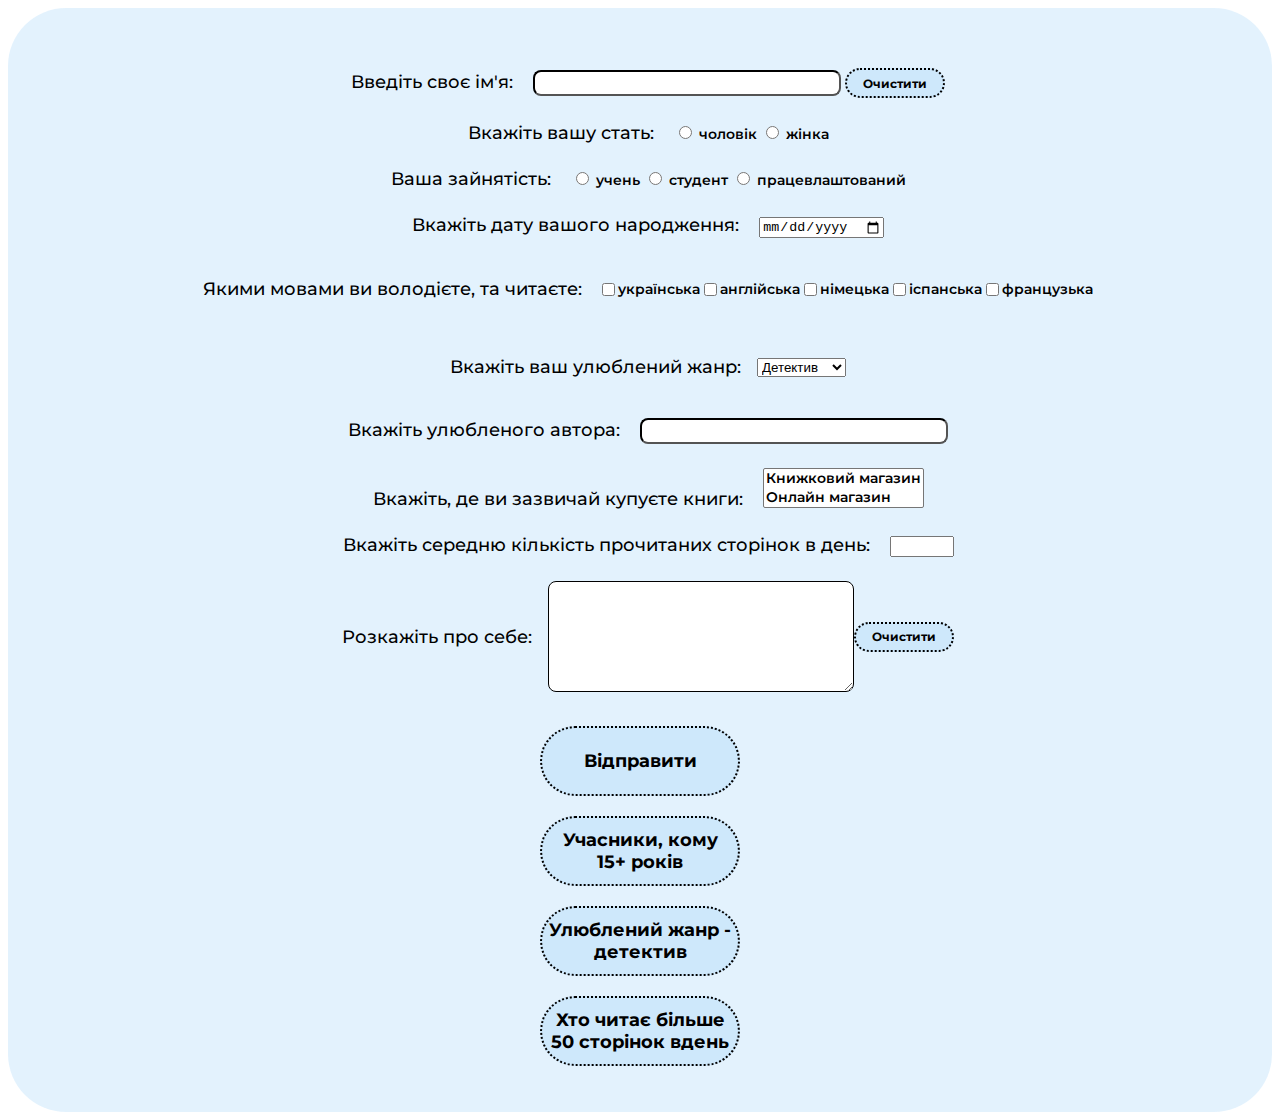
<file: block2/WEB_project_form/form.html>
<!DOCTYPE html>
<html lang="en">
<head>
    <meta charset="UTF-8">
    <meta http-equiv="X-UA-Compatible" content="IE=edge">
    <meta name="viewport" content="width=device-width, initial-scale=1.0">
    <title>Опитування</title>
    <style>
      .formu {
          display: flex;
          flex-direction: column;
          align-items: center;
          background-color: rgba(148, 205, 249, 0.258);
          border-radius: 58px;
          padding: 36px;
      }
      
      label {
          font-family: Montserrat;
          font-weight: 500;
          font-size: 18px;
          padding: 16px;
      }
      
      .button {
          font-family: Montserrat;
          font-weight: 700;
          font-size: 12px;
          background-color: rgba(148, 205, 249, 0.258);
          border-width: 2px;
          border-style: dotted;
          width: 100px;
          height: 30px;
          border-radius: 36px;
          cursor: pointer;
      }
      
      .button-submit, .button-f {
          font-family: Montserrat;
          font-weight: 700;
          font-size: 18px;
          background-color: rgba(148, 205, 249, 0.258);
          border-width: 2px;
          border-style: dotted;
          width: 200px;
          height: 70px;
          border-radius: 36px;
          margin: 10px;
          cursor: pointer;
      }
      
      .name {
          padding: 24px;
      }
      
      .input {
          border-color: black;
          width: 300px;
          height: 20px;
          border-radius: 8px;
      }
      
      .big-input {
          border-color: black;
          width: 300px;
          border-radius: 8px;
          resize: vertical; 
      }
      
      .sex, .lang, .genr, .info, .place, .birth, .page, .soc, .author {
          padding-bottom: 24px;
      }
      
      .var {
          font-family: Montserrat;
          font-weight: 600;
          font-size: 14px;
      }
      
      .info, .genr, .lang {
          display: flex;
          align-items: center;
          justify-content: space-between;
      }
      
      @media screen and (max-width: 748px) {
          .input {
              width: 250px;
              height: 18px;
          }
      }
      
      @media screen and (max-width: 718px) {
          .lang {
              display: flex;
              flex-wrap: wrap;
              flex-direction: column;
          }
      
          .var {
              white-space: nowrap;
          }
      
          .name, .info, .genr, .place, .sex, .birth, .page {
              display: flex;
              flex-direction: column;
              align-items: center;
          }
      
          .input {
              width: 250px;
              height: 20px;
              box-sizing: border-box;
          }
      
          .button {
              margin-top: 10px;
          }
      
          .big-input {
              box-sizing: border-box;
          }
      }
      </style>
    <link rel="preconnect" href="https://fonts.googleapis.com">
    <link rel="preconnect" href="https://fonts.gstatic.com" crossorigin>
    <link href="https://fonts.googleapis.com/css2?family=Montserrat:ital,wght@0,100..900;1,100..900&family=Roboto:ital,wght@1,100&display=swap" rel="stylesheet">
</head>
<body>
<div class="formu">
    <form id="nameForm" class="name">
        <label for="name">Введіть своє ім'я:</label>
        <input type="text" id="nameInput" name="name" size="20" maxlength="50" value="" class="input">
        <input type="reset" class="button" value="Очистити">
    </form>

    <form id="sexForm" class="sex">
        <label for="sex">Вкажіть вашу стать:</label>
        <input type="radio" id="maleRadio" name="gender" value="чоловік"> <span class="var">чоловік</span>
        <input type="radio" id="femaleRadio" name="gender" value="жінка"> <span class="var">жінка</span>
    </form>

    <form id="socForm" class="soc">
        <label for="soc">Ваша зайнятість:</label>
        <input type="radio" id="pupilRadio" name="status" value="учень"> <span class="var">учень</span>
        <input type="radio" id="studentRadio" name="status" value="студент"> <span class="var">студент</span>
        <input type="radio" id="workRadio" name="status" value="працевлаштований"> <span class="var">працевлаштований</span>
    </form>

    <form id="birthForm" class="birth">
        <label>Вкажіть дату вашого народження:</label>
        <input type="date" id="birthdateInput" name="birthdate">
    </form>

    <form id="languageForm" class="lang">
        <label for="language">Якими мовами ви володієте, та читаєте:</label> <br>
        <input type="checkbox" id="ukrCheckbox" name="language" value="ukr"> <span class="var">українська</span>
        <input type="checkbox" id="engCheckbox" name="language" value="eng"> <span class="var">англійська</span>
        <input type="checkbox" id="gerCheckbox" name="language" value="ger"> <span class="var">німецька</span>
        <input type="checkbox" id="spaCheckbox" name="language" value="spa"> <span class="var">іспанська</span>
        <input type="checkbox" id="frCheckbox" name="language" value="fr"> <span class="var">французька</span>
    </form>

    <form id="genresForm" class="genr">
        <label for="genres">Вкажіть ваш улюблений жанр:</label><br>
        <select id="genresSelect" name="genres">
            <option value="det" class="var">Детектив</option>
            <option value="rom" class="var">Роман</option>
            <option value="com" class="var">Комедія</option>
            <option value="nonf" class="var">Нон-фікшн</option>
            <option value="hor" class="var">Хоррор</option>
            <option value="thri" class="var">Триллер</option>
            <option value="fan" class="var">Фентезі</option>
        </select>
    </form>

    <form id="authorForm" class="author">
        <label for="author">Вкажіть улюбленого автора:</label>
        <input type="text" id="authorInput" name="author" size="20" maxlength="50" value="" class="input">
    </form>

    <form id="placeForm" class="place">
        <label for="place">Вкажіть, де ви зазвичай купуєте книги:</label>
        <select id="placeSelect" name="place" size="2">
            <option value="store" class="var">Книжковий магазин</option>
            <option value="online" class="var">Онлайн магазин</option>
        </select>
    </form>

    <form id="pageForm" class="page">
        <label>Вкажіть середню кількість прочитаних сторінок в день:</label>
        <input type="number" id="averageInput" name="average" min="0" max="500">
    </form>

    <form id="infoForm" class="info">
        <label for="info">Розкажіть про себе:</label>
        <textarea id="infoTextarea" cols="50" rows="7" wrap="physical" class="big-input"></textarea>
        <input type="reset" class="button" value="Очистити">
    </form>
    <input type="submit" id="submitButton" class="button-submit" value="Відправити">

    <button id="ageButton" class="button-f">Учасники, кому 15+ років</button>
    <button id="genreButton" class="button-f">Улюблений жанр - детектив</button>
    <button id="pageCountButton" class="button-f">Хто читає більше 50 сторінок вдень</button>

    <div id="output"></div>
</div>

<script>
 function getFormData() {
    let formData = localStorage.getItem('formData');
    if (!formData) {
        formData = [];
    } else {
        formData = JSON.parse(formData);
    }
    return formData;
}

  function saveFormData(formData) {
    localStorage.setItem('formData', JSON.stringify(formData));
}

  document.getElementById('submitButton').addEventListener('click', function() {
    const name = document.getElementById('nameInput').value;
    const gender = document.querySelector('input[name="gender"]:checked').value;
    const status = document.querySelector('input[name="status"]:checked').value;
    const birthdate = document.getElementById('birthdateInput').value;
    const languages = [];
    document.querySelectorAll('input[name="language"]:checked').forEach(function(el) {
        languages.push(el.value);
    });
    const genre = document.getElementById('genresSelect').value;
    const author = document.getElementById('authorInput').value;
    const place = document.getElementById('placeSelect').value;
    const averagePages = document.getElementById('averageInput').value;
    const info = document.getElementById('infoTextarea').value;

    const formData = {
        name: name,
        gender: gender,
        status: status,
        birthdate: birthdate,
        languages: languages,
        genre: genre,
        author: author,
        place: place,
        averagePages: averagePages,
        info: info
    };

    let allFormData = getFormData();

    if (!Array.isArray(allFormData)) {
        allFormData = []; 
    }
    
    allFormData.push(formData);
    saveFormData(allFormData);

    document.getElementById('nameForm').reset();
    document.getElementById('sexForm').reset();
    document.getElementById('socForm').reset();
    document.getElementById('birthForm').reset();
    document.getElementById('languageForm').reset();
    document.getElementById('genresForm').reset();
    document.getElementById('authorForm').reset();
    document.getElementById('placeForm').reset();
    document.getElementById('pageForm').reset();
    document.getElementById('infoForm').reset();
  });

  document.getElementById('ageButton').addEventListener('click', function() {
    const formData = JSON.parse(localStorage.getItem('formData'));
    if (formData) {
        const currentDate = new Date();
        const users15 = formData.filter(user => {
            const birthYear = new Date(user.birthdate).getFullYear();
            const age = currentDate.getFullYear() - birthYear;
            return age >= 15;
        });
        if (users15.length > 0) {
            const output = users15.map(user => `|Ім'я: ${user.name}|   |Стать: ${user.gender}|    |Дата народження: ${user.birthdate}|   |Інформація про користувача: ${user.info}|`);
            document.getElementById('output').innerText = output.join('\n');
        } else {
            document.getElementById('output').innerText = 'Немає користувачів 15+ років';
        }
    } else {
        document.getElementById('output').innerText = 'Немає даних для відображення';
    }
});

document.getElementById('genreButton').addEventListener('click', function() {
    const formData = JSON.parse(localStorage.getItem('formData'));
    if (formData) {
        const det = formData.filter(user => user.genre === 'det');
        if (det.length > 0) {
            const output = det.map(user => `|Ім'я: ${user.name}|   |Стать: ${user.gender}|   |Улюблений жанр: Детектив|   |Інформація про користувача: ${user.info}|`);
            document.getElementById('output').innerText = output.join('\n');
        } else {
            document.getElementById('output').innerText = 'Немає користувачів з улюбленим жанром - детектив';
        }
    } else {
        document.getElementById('output').innerText = 'Немає даних для відображення';
    }
});

document.getElementById('pageCountButton').addEventListener('click', function() {
    const formData = JSON.parse(localStorage.getItem('formData'));
    if (formData) {
        const pages50 = formData.filter(user => user.averagePages > 50)
        if (pages50.length > 0) {
            const output = pages50.map(user => `|Ім'я: ${user.name}|   |Стать: ${user.gender}|   |К-ть прочитаних сторінок в день: ${user.averagePages}|   |Інформація про користувача: ${user.info}|`);
            document.getElementById('output').innerText = output.join('\n');
        } else {
            document.getElementById('output').innerText = 'Немає користувачів з середньою кількістю сторінок більше 50';
        }
    } else {
        document.getElementById('output').innerText = 'Немає даних для відображення';
    }
});
</script>
</body>
</html>
</file>
<file: block1/WEB_project_library/style.css>
h1 {
    font-family: Montserrat; 
    font-weight: 800; 
    font-size: 60px; 
    margin-right: 56px;
}

h2 {
    font-family: Montserrat; 
    font-weight: 700; 
    font-size: 32px;
}

h3 {
    font-family: Montserrat; 
    font-weight: 600; 
    font-size: 28px;
}

h4 {
    font-family: Montserrat; 
    font-weight: 600; 
    font-size: 22px; 
    margin: 0;
}

p {
    font-family: Montserrat; 
    font-weight: 500; 
    font-size: 20px;
}

a {
    text-decoration: none; 
    color: black; 
    font-family: Montserrat; 
    font-weight: 500;
}

a:visited {
    color: black;
}

ol li a {
    font-family: Montserrat; 
    font-weight: 600; 
    font-size: 20px; 
    text-decoration: underline; 
    background-color: rgb(210, 229, 248);
}

ul li, ol li {
    list-style-type: none;
}


table {
    border-collapse: collapse; 
    width: 100%;
}

th {
    border: 2px solid black; 
    padding: 8px; 
    text-align: center; 
    width: 25%; 
    background-color: #ffffff; 
    color: rgb(54, 149, 243); 
    font-family: Montserrat; 
    font-weight: 700; 
    font-size: 22px;
}

td {
    border: 1px solid black; 
    padding: 8px; 
    text-align: center; 
    width: 25%; 
    font-family: Montserrat; 
    font-weight: 500; 
    font-size: 18px;
}

tr {
    background-color:rgb(210, 229, 248);
}


.header {
    background-color: rgb(210, 229, 248); 
    padding: 16px; 
    border-radius: 24px;
    display: flex; 
    justify-content: center; 
    align-items: center;
}

#link {
    margin: 16px; 
    font-size: 24px;
}

.head-menu {
    display: flex;
    flex-wrap: nowrap; 
}

.book-list {
    display: flex; 
    flex-direction: column; 
    align-items: center; 
    margin-top: 48px; 
    padding-top: 24px; 
    padding-bottom: 24px;
    background-color: rgba(210, 229, 248, 0.423); 
    border-radius: 24px; 
}

.books {
    display: flex;
    padding: 0; 
    overflow-x: auto; 
    max-width: 1200px; 
    white-space: nowrap;
}

.book {
    display: inline-block; 
    background-color: white; 
    text-align: center; 
    width: 360px; 
    padding: 16px; 
    margin: 12px; 
    border-radius: 12px;
    opacity: 0; 
    animation: fadeIn 1s forwards; 
}


.table {
    display: flex; 
    flex-direction: column; 
    align-items: center; 
    margin-top: 48px; 
    padding-top: 24px; 
    padding-bottom: 24px;
    background-color: rgba(210, 229, 248, 0.423); 
    border-radius: 24px;
}


.authors {
    display: flex; 
    flex-direction: column; 
    align-items: center; 
    margin-top: 48px; 
    padding-top: 24px; 
    padding-bottom: 24px;
    background-color: rgba(210, 229, 248, 0.423); 
    border-radius: 24px;
}

.author {
    margin: 8px; 
    padding: 8px; 
    border-radius: 8px;
}

ol li {
    padding: 16px;
}


.video {
    display: flex; 
    flex-direction: column; 
    align-items: center; 
    margin-top: 48px; 
    padding-top: 24px; 
    padding-bottom: 24px;
    background-color: rgba(210, 229, 248, 0.423); 
    border-radius: 24px;
}

.cont {
    display: flex; 
    justify-content: space-around;
}

.authors, .video {
    width: calc(50% - 12px); 
    margin-top: 48px; 
}


.footer {
    margin-top: 48px; 
    background-color: rgb(210, 229, 248); 
    border-radius: 24px; 
    padding: 16px;
}

.form1 {
    margin: 16px; 
    margin-left: 0;
} 

.label-email {
    font-family: Montserrat; 
    font-weight: 500; 
    font-size: 20px;
}

.email-form {
    border-color: black;
     width: 400px; 
     height: 32px; 
     border-radius: 24px; 
    }

@keyframes fadeIn {
    from {
        opacity: 0; 
        transform: translateX(-100px);
    } 
    to   {
        opacity: 1; 
        transform: translateX(0);
    }
}

@media screen and (max-width: 1244px) {
    .books  {
        max-width: 1000px;
    }
    
}

@media screen and (max-width: 1190px) {
    iframe {
        width: 448px;
        height: 252px;
    }
}

@media screen and (max-width: 1160px) {
    h1 {
        font-size: 50px;
    }
    #link {
        font-size: 20px;
    }
}

@media screen  and (max-width: 1050px) {
    .books  {
        max-width: 900px;
    }

    h1 {
        font-size: 40px;
    }
    #link {
        font-size: 18px;
    }

    footer h3 {
        font-size: 23px
    }
}

@media screen and (max-width: 965px) {
    iframe {
        width: 358px;
        height: 201px;
    }

    .cont {
        display: flex; 
        flex-direction: column; 
        align-items: center; 
    }

    .authors, .video {
        width: 100%;
    }
}

@media screen and (max-width: 940px) {
    .books  {
        max-width: 700px;
    }

    h1 {
        font-size: 33px;
    }
    #link {
        margin: 12px;
    }

    footer h3 {
        font-size: 19px
    }

    .label-email {
        font-size: 16px;
    }
}

@media screen and (max-width: 820px) {
    #link {
        margin: 7px;
    }
}

@media screen and (max-width: 772px) {
    .books  {
        max-width: 500px;
    }
    #link {
        margin: 4px;
    }
    th {
        font-size: 18px;
    }
}

@media screen and (max-width: 743px){
    h1 {
        font-size: 28px;
        margin-right: 30px; }
    h2 {
        font-size: 24px; }
    h3 {
        font-size: 20px; }
}
@media screen and (max-width: 692px) {
    h1 {
        font-size: 26px;
        margin-right: 28px; }
    #link {
        font-size: 16px; }
}

@media screen and (max-width: 632px) {
    .head-menu {
        flex-wrap: wrap;
        justify-content: space-between; }
    th, td {
        padding: 6px; }
    th {
        font-size: 16px; }
    td {
        font-size: 14px; }
    ol li a {
        font-size: 16px;  }
}
@media screen and (max-width: 540px) {
    .books  {
        max-width: 400px;
    }
    footer h3 {
        font-size: 16px;
    }
    .email-form {
         width: 350px; 
         height: 22px; 
    }
    h3 {
        font-size: 18px;
    }
} 

.head-menu {
    display: flex;
    flex-direction: row;
    list-style-type: none;
    margin: 0;
    padding: 0;
    align-items: center;
    z-index: 999;
  }
  
.head-menu > a {
    margin: 0 1rem;
    overflow: hidden;
  }

.menu-button-container {
    display: none;
    height: 100%;
    width: 30px;
    cursor: pointer;
    flex-direction: column;
    justify-content: center;
    align-items: center;
    z-index: 999;
  }
  
#menu-toggle {
    display: none;
  }

  .menu-button,
  .menu-button::before,
  .menu-button::after {
    display: block;
    background-color: #000;
    position: absolute;
    height: 4px;
    width: 30px;
    transition: transform 400ms cubic-bezier(0.23, 1, 0.32, 1);
    border-radius: 2px;
  }
  
  .menu-button::before {
    content: '';
    margin-top: -8px;
  }
  
  .menu-button::after {
    content: '';
    margin-top: 8px;
  }
  
  #menu-toggle:checked + .menu-button-container .menu-button::before {
    margin-top: 0px;
    transform: rotate(405deg);
  }
  
  #menu-toggle:checked + .menu-button-container .menu-button {
    background: rgba(255, 255, 255, 0);
  }
  
  #menu-toggle:checked + .menu-button-container .menu-button::after {
    margin-top: 0px;
    transform: rotate(-405deg);
  }

@media screen and (max-width: 431px) {
    h3 {
        font-size: 16px;
    }
    .head-menu {
        flex-direction: column;
    }

    #link {
        margin-right: 0;
        margin-bottom: 10px;
        font-size: 16px;
    }

    .menu-button-container {
        display: flex;
        align-items: center;
        margin-right: 5%;
      }
    .head-menu {
        position: absolute;
        top: 3%;
        margin-top: 50px;
        left: 4%;
        flex-direction: column;
        width: 90%;
        justify-content: center;
        align-items: flex-end;
      }
      #menu-toggle ~ .head-menu a {
        height: 0;
        margin: 0;
        padding: 0;
        border: 0;
        transition: height 400ms cubic-bezier(0.23, 1, 0.32, 1);
      }
      #menu-toggle:checked ~ .head-menu a {
        border: 1px solid #a4a3a3;
        height: 2.5em;
        padding: 0.5em;
        transition: height 400ms cubic-bezier(0.23, 1, 0.32, 1);
      }
      .head-menu > a {
        display: flex;
        justify-content: flex-end;
        margin: 0;
        padding: 0.5em 0;
        width: 150px;
        color: black;
        background-color: #fff;
      }
      .head-menu > a:not(:last-child) {
        border-bottom: 1px solid #444;
      }
}
</file>
<file: block2/WEB_project_test/styles.css>
body {
    font-family: Montserrat;
    background-color: #f4f4f4;
    margin: 0;
    padding: 0;
}

#quiz-container {
    max-width: 600px;
    margin: 50px auto;
    background-color: #fff;
    padding: 20px;
    border-radius: 10px;
    box-shadow: 0 0 10px rgba(0, 0, 0, 0.1);
}

h1 {
    text-align: center;
    font-weight: 800;
}

#question {
    margin-bottom: 20px;
    font-weight: 700;
}

#answers {
    display: grid;
    grid-template-columns: 1fr 1fr;
    gap: 10px;
}

button {
    display: block;
    margin: 20px auto;
    padding: 10px 20px;
    background-color: #05203c;
    color: #fff;
    border: none;
    border-radius: 5px;
    cursor: pointer;
    font-family: Montserrat;
    font-weight: 600;
}

button:hover {
    background-color: #bcdbfc;
    color: black;
}

#finish-btn, #restart-btn {
    display: block;
    margin: 20px auto;
    padding: 10px 20px;
    background-color: #4a56d2;
    color: #fff;
    border: none;
    border-radius: 5px;
    cursor: pointer;
    font-family: Montserrat;
    font-weight: 600;
}

#result {
    text-align: center;
}

.result-container {
    margin-top: 20px;
    padding: 20px;
    border: 2px solid #ddd;
    border-radius: 5px;
}

.result-table {
    width: 100%;
    border-collapse: collapse;
    margin-bottom: 20px;
}

.result-table th {
    border: 1px solid #ddd;
    padding: 8px;
    text-align: left;
    font-weight: 700;
}

.result-table td {
    border: 1px solid #ddd;
    padding: 8px;
    text-align: left;
    font-weight: 500;
}

.correct-answer {
    color: #0cb533;
}

.incorrect-answer {
    color: #cf172a;
}
</file>
